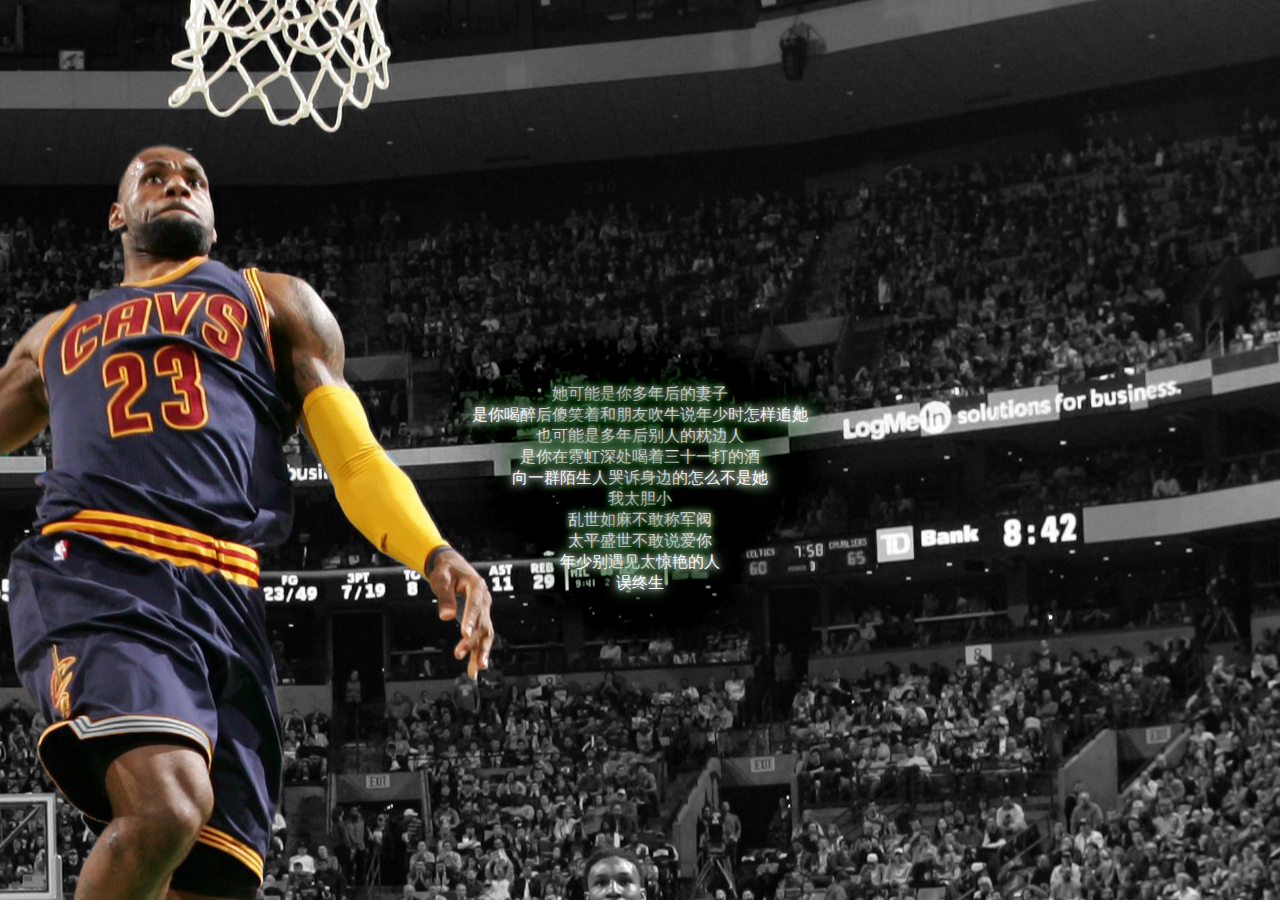
<file: index.html>
<!DOCTYPE html PUBLIC "-//W3C//DTD XHTML 1.0 Transitional//EN" "http://www.w3.org/TR/xhtml1/DTD/xhtml1-transitional.dtd">
<html xmlns="http://www.w3.org/1999/xhtml">
<head>
    <meta http-equiv="Content-Type" content="text/html; charset=utf-8" />
    <title>能放纵的是欲望，能克制的才是理性</title>
    <style>
        *{
            margin:0;
            padding:0;
        }
        html,body{
            height:100%;
            width:100%;
            overflow: hidden;
            background: url("./img/lb.png") no-repeat 100%;
        }
        .main{
            margin-top:30%;
            color:#fff;
            text-shadow:0 0 5px #CCCCCC, 0 0 10px #CCCCCC, 0 0 15px #CCCCCC, 0 0 20px #095816, 0 0 25px #095816, 0 0 30px #095816, 0 0 50px #095816, 0 0 80px #095816, 0 0 100px #095816, 0 0 150px #095816
        }
        .main p{
            text-align: center;
        }
    </style>
</head>

<body>

<div class="main">
    <p> 她可能是你多年后的妻子</p>
    <p>是你喝醉后傻笑着和朋友吹牛说年少时怎样追她</p>
    <p>也可能是多年后别人的枕边人</p>
    <p>
        是你在霓虹深处喝着三十一打的酒
    </p>
    <p>向一群陌生人哭诉身边的怎么不是她</p>
    <p>
        我太胆小
    </p>
    <p>
        乱世如麻不敢称军阀
    </p>
    <p>
        太平盛世不敢说爱你
    </p>
    <p>
        年少别遇见太惊艳的人
    </p>
    <p>
        误终生
    </p>
</div>
</body>
</html>
</file>
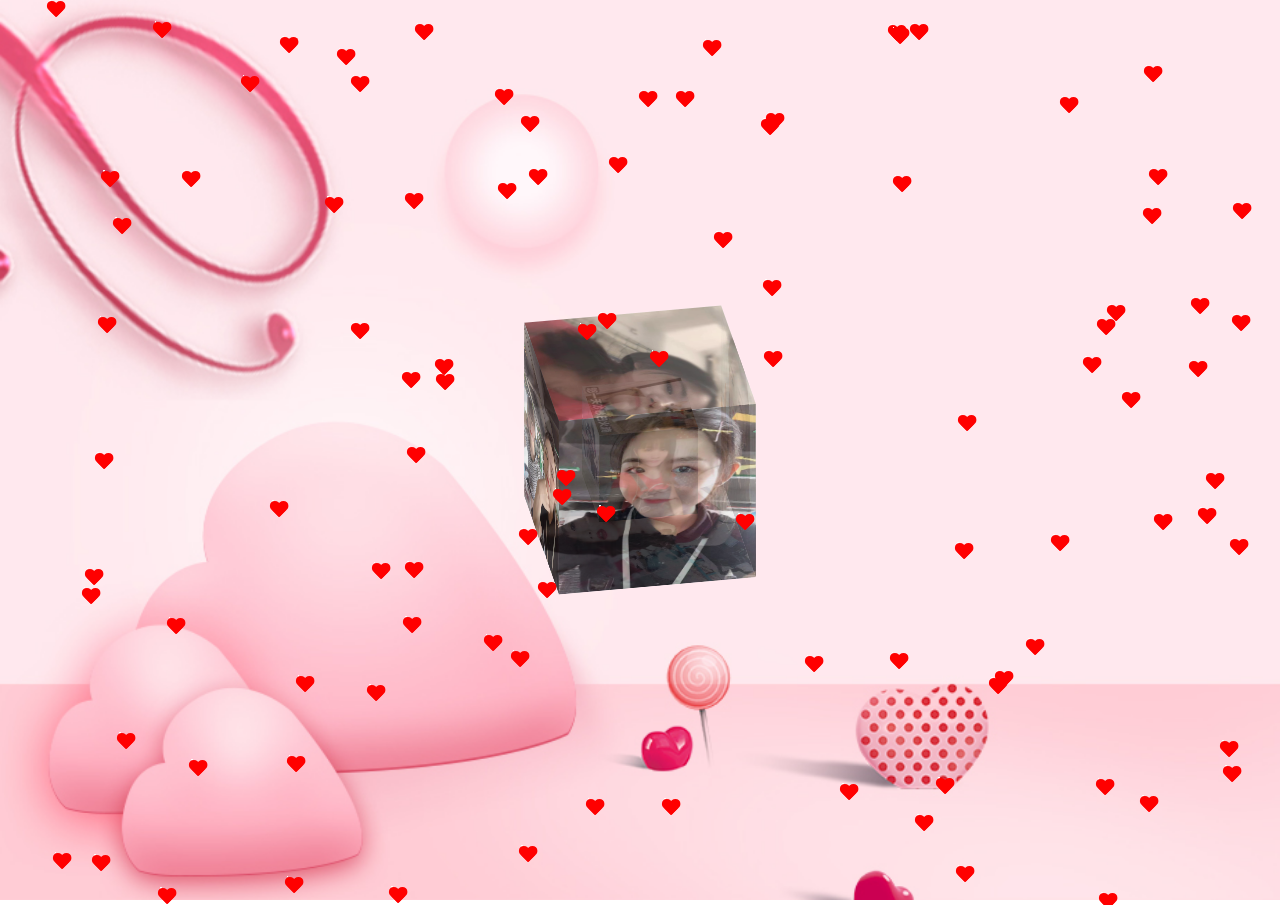
<file: loveYou.html>
<!DOCTYPE html PUBLIC "-//W3C//DTD XHTML 1.0 Transitional//EN" "http://www.w3.org/TR/xhtml1/DTD/xhtml1-transitional.dtd">
<html xmlns="http://www.w3.org/1999/xhtml">
<head>
    <meta http-equiv="Content-Type" content="text/html; charset=utf-8" />
    <title>I Love You</title>
    <link rel="stylesheet" href="css/index.css" />
    <style>
        body{
            height: 100vh;
            width:100vw;
            overflow: hidden;
            margin: 0 auto;
            background: url('img/16.jpg') no-repeat;
            background-attachment:fixed;
            background-size:cover;
            -moz-background-size:cover;
            -webkit-background-size:cover;
        }

        .snowfall-flakes:before {
            content: "";
            /*绝对定位*/
            position: absolute;
            left: 0px;
            top: 0px;
            width: 10px;
            height: 16px;
            transform: rotate(-45deg);
            background-color: red;
            border-radius: 5px 5px 1px 1px;
        }

        .snowfall-flakes:after {
            content: ""; /*激活伪元素的必要因素*/
            position: absolute;
            left: 0px;
            top: 0px;
            width: 10px;
            height: 16px;
            transform: translateX(4.3px) rotate(45deg);
            background-color: red;
            border-radius: 5px 5px 1px 1px;
        }
    </style>

</head>

<body>

<div class="wrap">
    <!--	/*��������Ԫ�ص�����*/-->
    <div class="cube">
        <!--ǰ��ͼƬ -->
        <div class="out_front">
            <img src="img/1.jpeg"  class="pic"/>
        </div>
        <!--����ͼƬ -->
        <div class="out_back">
            <img src="img/2.jpeg"  class="pic"/>
        </div>
        <!--��ͼƬ -->
        <div class="out_left">
            <img src="img/3.jpeg"  class="pic"/>
        </div>
        <div class="out_right">
            <img src="img/4.jpeg"  class="pic"/>
        </div>
        <div class="out_top">
            <img src="img/5.jpeg"  class="pic"/>
        </div>
        <div class="out_bottom">
            <img src="img/6.jpeg"  class="pic"/>
        </div>
        <!--С������ -->
        <span class="in_front">
				<img src="img/7.jpeg" class="in_pic" />
			</span>
        <span class="in_back">
			     <img src="img/8.jpeg" class="in_pic" />
			</span>
        <span class="in_left">
				<img src="img/9.jpeg" class="in_pic" />
			</span>
        <span class="in_right">
				<img src="img/10.jpeg" class="in_pic" />
			</span>
        <span class="in_top">
				<img src="img/11.jpeg" class="in_pic" />
			</span>
        <span class="in_bottom">
				<img src="img/12.jpeg" class="in_pic" />
			</span>
    </div>
</div>

<script type="text/javascript" src="js/jquery-3.1.1.min.js"></script>
<script type="text/javascript" src="js/snowfall.jquery.min.js"></script>
<script type="text/javascript">
    $(document).snowfall({ flakeCount: 100, maxSpeed: 5 });
</script>

</body>
</html>
</file>
<file: css/index.css>
﻿
/*最外层容器样式*/
.wrap{
	position: relative;
	position: absolute;
	top: 0;
	right: 0;
	bottom: 0;
	left: 0;
	width: 200px;
	height: 200px;
	margin: auto;
	/*改变左右上下,图片方块移动*/

}
/*包裹所有容器样式*/
.cube{
	width: 200px;
	height: 200px;
	margin: 0 auto;
	transform-style: preserve-3d;
	transform: rotateX(-30deg) rotateY(-80deg);
	-webkit-animation: rotate 20s infinite;
	/*匀速*/
	animation-timing-function: linear;
}
@-webkit-keyframes rotate{
	from{transform: rotateX(0deg) rotateY(0deg);}
	to{transform: rotateX(360deg) rotateY(360deg);}
}
.cube div{
	position: absolute;
	width: 200px;
	height: 200px;
	opacity: 0.8;
	transition: all .4s;
}
/*定义所有图片样式*/
.pic{
	width: 200px;
	height: 200px;
}
.cube .out_front{
	transform: rotateY(0deg) translateZ(100px);
}
.cube .out_back{
	transform: translateZ(-100px) rotateY(180deg);
}
.cube .out_left{
	transform: rotateY(90deg) translateZ(100px);
}
.cube .out_right{
	transform: rotateY(-90deg) translateZ(100px);
}
.cube .out_top{
	transform: rotateX(90deg) translateZ(100px);
}
.cube .out_bottom{
	transform: rotateX(-90deg) translateZ(100px);
}
/*定义小正方体样式*/
.cube span{
	display: bloack;
	width: 100px;
	height: 100px;
	position: absolute;
	top: 50px;
	left: 50px;
}
.cube .in_pic{
	width: 100px;
	height: 100px;
}
.cube .in_front{
	transform: rotateY(0deg) translateZ(50px);
}
.cube .in_back{
	transform: translateZ(-50px) rotateY(180deg);
}
.cube .in_left{
	transform: rotateY(90deg) translateZ(50px);
}
.cube .in_right{
	transform: rotateY(-90deg) translateZ(50px);
}
.cube .in_top{
	transform: rotateX(90deg) translateZ(50px);
}
.cube .in_bottom{
	transform: rotateX(-90deg) translateZ(50px);
}
/*鼠标移入后样式*/
.cube:hover .out_front{
	transform: rotateY(0deg) translateZ(200px);
}
.cube:hover .out_back{
	transform: translateZ(-200px) rotateY(180deg);
}
.cube:hover .out_left{
	transform: rotateY(90deg) translateZ(200px);
}
.cube:hover .out_right{
	transform: rotateY(-90deg) translateZ(200px);
}
.cube:hover .out_top{
	transform: rotateX(90deg) translateZ(200px);
}
.cube:hover .out_bottom{
	transform: rotateX(-90deg) translateZ(200px);
}
</file>
